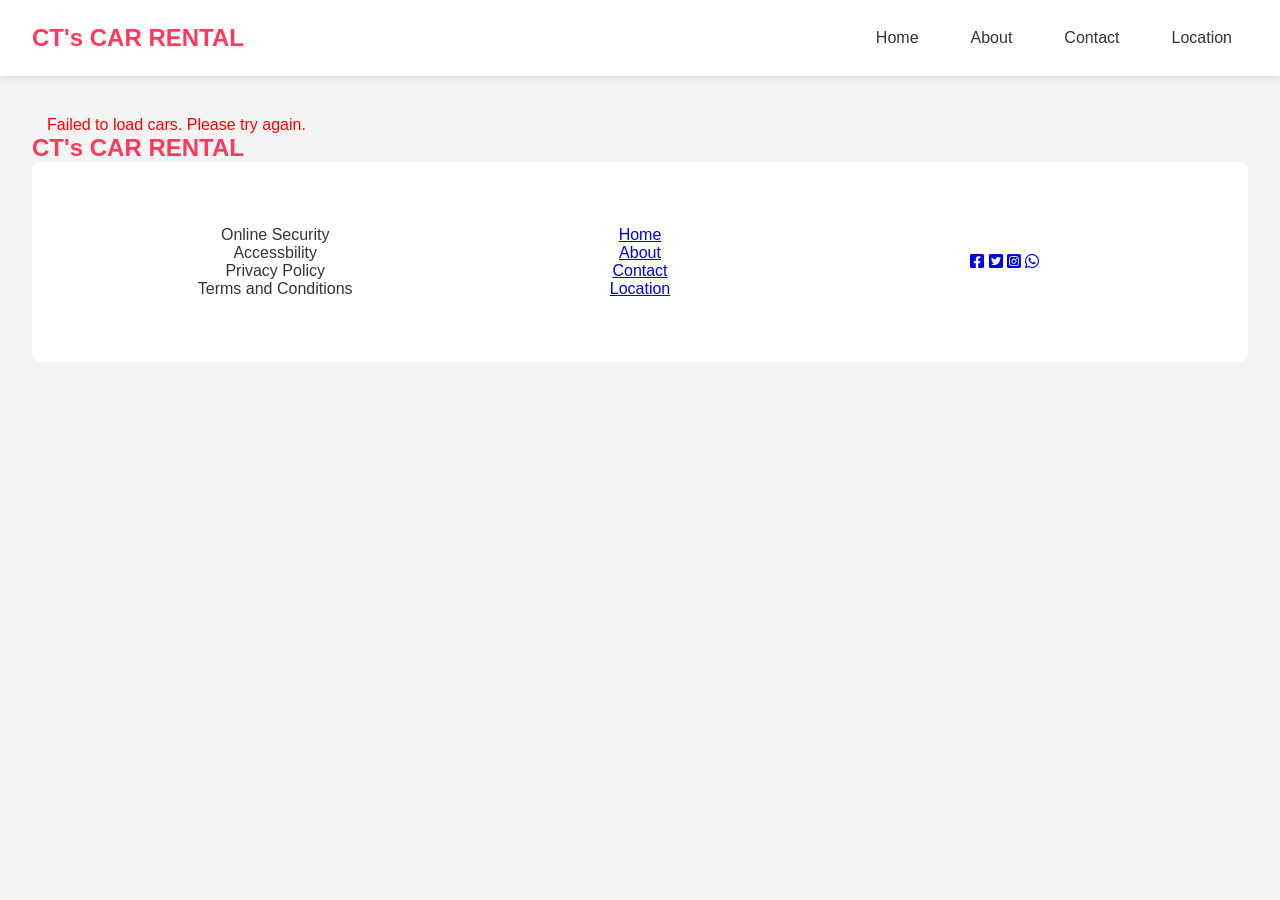
<file: index.html>
<!DOCTYPE html>
<html lang="en">

<head>
    <meta charset="UTF-8" />
    <meta name="viewport" content="width=device-width, initial-scale=1.0" />
    <title>car rental</title>
    <link rel="stylesheet" href="./styles.css" />
    <link rel="stylesheet" href="https://cdnjs.cloudflare.com/ajax/libs/font-awesome/6.0.0-beta3/css/all.min.css" />
</head>

<body>
    <!-- HEADER -->
    <header class="header">
        <div class="logo"> CT's CAR RENTAL </div>

        <div class="search-bar"></div>

        <button class="menu-toggle" id="menu-toggle">☰</button>

        <nav class="top-nav" id="navbar">
            <a href="#">Home</a>
            <a href="about.html">About</a>
            <a href="contact.html">Contact</a>
            <a href="location.html">Location</a>
        </nav>
    </header>

    <!-- MAIN CONTENT -->
    <main>
        <section class="car-listings" id="carContainer">
            <!-- Cars will be loaded here dynamically -->
            <p id="loading-msg" style="text-align:center; padding: 20px;">Loading cars...</p>
        </section>

        <div class="foot-title">
            <div class="logo"> CT's CAR RENTAL </div>
        </div>
        <div class="footer">
            <div class="one">
                <p>Online Security</p>
                <p>Accessbility</p>
                <p>Privacy Policy</p>
                <p>Terms and Conditions</p>
            </div>
            <div class="two">
                <a href="#">Home</a>
                <a href="about.html">About</a>
                <a href="contact.html">Contact</a>
                <a href="location.html">Location</a>
            </div>
            <div class="three">
                <div class="social-media">
                    <a href="https://www.facebook.com" target="_blank"><i class="fab fa-facebook-square"></i></a>
                    <a href="https://twitter.com" target="_blank"><i class="fab fa-twitter-square"></i></a>
                    <a href="https://www.instagram.com" target="_blank"><i class="fab fa-instagram-square"></i></a>
                    <a href="https://www.linkedin.com" target="_blank"><i class="fab fa-whatsapp"></i></a>
                </div>
            </div>
        </div>
    </main>

    <script>
        // Toggle navbar on mobile
        const menuToggle = document.getElementById("menu-toggle");
        const navbar = document.getElementById("navbar");
        menuToggle.addEventListener("click", function () {
            navbar.classList.toggle("active");
        });

        // Fetch cars from backend and render cards
        const container = document.getElementById("carContainer");

        fetch("./backend/get_cars.php")
            .then(res => res.json())
            .then(cars => {
                // Remove loading message
                document.getElementById("loading-msg").remove();

                if (cars.length === 0) {
                    container.innerHTML = "<p style='text-align:center'>No cars available at the moment.</p>";
                    return;
                }

                cars.forEach(car => {
                    const card = `
                        <div class="car-card">
                            <a href="billing.html?id=${car.id}">
                                <img src="${car.image_url}" alt="${car.name}">
                                <h3>${car.name}</h3>
                                <p class="location"><i class="fas fa-map-marker-alt"></i> ${car.location}</p>
                                <p class="price"><i class="fas fa-dollar-sign"></i> ${car.price_per_day} ZMW / Day</p>
                            </a>
                        </div>
                    `;
                    container.innerHTML += card;
                });
            })
            .catch(err => {
                container.innerHTML = "<p style='text-align:center; color:red;'>Failed to load cars. Please try again.</p>";
                console.error("Error fetching cars:", err);
            });
    </script>

</body>
</html>
</file>
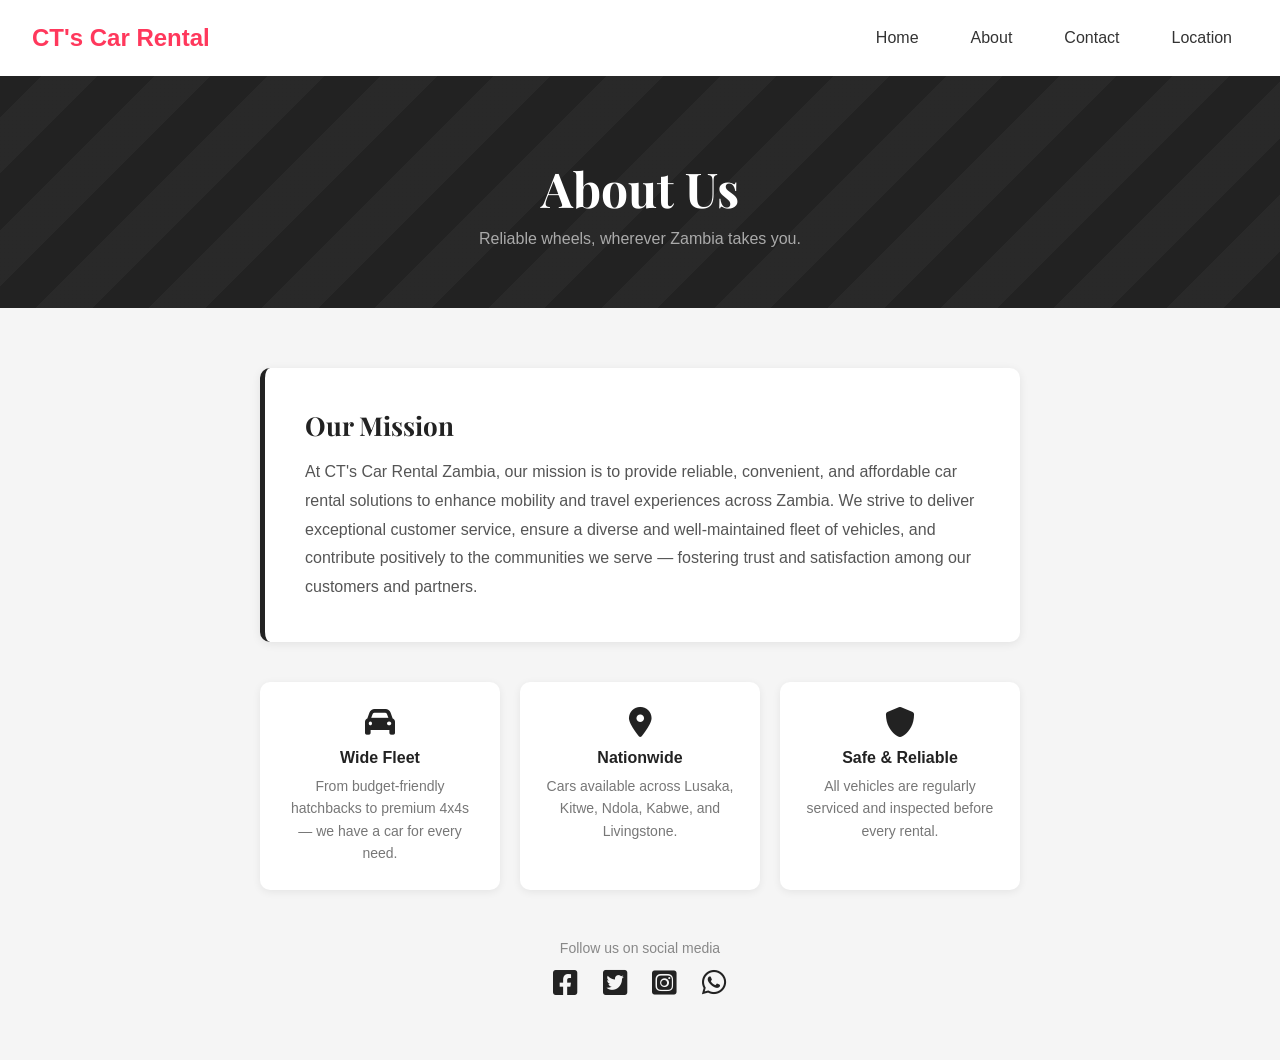
<file: about.html>
<!DOCTYPE html>
<html lang="en">
<head>
    <meta charset="UTF-8" />
    <meta name="viewport" content="width=device-width, initial-scale=1.0" />
    <title>About Us - CT's Car Rental</title>
    <link rel="stylesheet" href="styles.css" />
    <link rel="stylesheet" href="https://cdnjs.cloudflare.com/ajax/libs/font-awesome/6.0.0-beta3/css/all.min.css" />
    <link href="https://fonts.googleapis.com/css2?family=Playfair+Display:wght@700&family=Lato:wght@300;400&display=swap" rel="stylesheet" />

    <style>
        /* ---- ABOUT PAGE STYLES ---- */

        body {
            margin: 0;
            font-family: 'Lato', sans-serif;
            background: #f5f5f5;
            color: #222;
        }

        /* HERO BANNER */
        .about-hero {
            background: #222;
            color: #fff;
            text-align: center;
            padding: 80px 20px 60px;
            position: relative;
            overflow: hidden;
        }

        /* Subtle diagonal stripe for texture */
        .about-hero::before {
            content: "";
            position: absolute;
            top: 0; left: 0; right: 0; bottom: 0;
            background: repeating-linear-gradient(
                -45deg,
                transparent,
                transparent 40px,
                rgba(255,255,255,0.03) 40px,
                rgba(255,255,255,0.03) 80px
            );
        }

        .about-hero h1 {
            font-family: 'Playfair Display', serif;
            font-size: 48px;
            margin: 0 0 10px;
            position: relative;
        }

        .about-hero p {
            font-size: 16px;
            color: #aaa;
            margin: 0;
            font-weight: 300;
            position: relative;
        }

        /* CONTENT SECTION */
        .about-content {
            max-width: 800px;
            margin: 60px auto;
            padding: 0 20px;
        }

        /* MISSION CARD */
        .mission-card {
            background: #fff;
            border-radius: 10px;
            padding: 40px;
            box-shadow: 0 2px 10px rgba(0,0,0,0.08);
            margin-bottom: 40px;
            border-left: 5px solid #222;
        }

        .mission-card h2 {
            font-family: 'Playfair Display', serif;
            font-size: 26px;
            margin: 0 0 15px;
        }

        .mission-card p {
            font-size: 16px;
            line-height: 1.8;
            color: #555;
            margin: 0;
        }

        /* WHY CHOOSE US */
        .why-us {
            display: grid;
            grid-template-columns: repeat(auto-fit, minmax(220px, 1fr));
            gap: 20px;
            margin-bottom: 50px;
        }

        .why-card {
            background: #fff;
            border-radius: 10px;
            padding: 25px;
            box-shadow: 0 2px 8px rgba(0,0,0,0.07);
            text-align: center;
        }

        .why-card i {
            font-size: 30px;
            color: #222;
            margin-bottom: 12px;
        }

        .why-card h4 {
            margin: 0 0 8px;
            font-size: 16px;
        }

        .why-card p {
            margin: 0;
            font-size: 14px;
            color: #777;
            line-height: 1.6;
        }

        /* SOCIAL MEDIA */
        .about-social {
            text-align: center;
            margin-bottom: 60px;
        }

        .about-social p {
            font-size: 14px;
            color: #888;
            margin-bottom: 12px;
        }

        .about-social a {
            font-size: 28px;
            color: #222;
            margin: 0 10px;
            transition: color 0.2s;
        }

        .about-social a:hover {
            color: #555;
        }
    </style>
</head>

<body>

    <!-- HEADER -->
    <header class="header">
        <div class="logo">CT's Car Rental</div>
        <div class="search-bar"></div>
        <button class="menu-toggle" id="menu-toggle">☰</button>
        <nav class="top-nav" id="navbar">
            <a href="index.html">Home</a>
            <a href="about.html">About</a>
            <a href="contact.html">Contact</a>
            <a href="location.html">Location</a>
        </nav>
    </header>

    <!-- HERO -->
    <div class="about-hero">
        <h1>About Us</h1>
        <p>Reliable wheels, wherever Zambia takes you.</p>
    </div>

    <!-- MAIN CONTENT -->
    <main class="about-content">

        <!-- MISSION -->
        <div class="mission-card">
            <h2>Our Mission</h2>
            <p>
                At CT's Car Rental Zambia, our mission is to provide reliable, convenient, and affordable 
                car rental solutions to enhance mobility and travel experiences across Zambia. We strive 
                to deliver exceptional customer service, ensure a diverse and well-maintained fleet of 
                vehicles, and contribute positively to the communities we serve — fostering trust and 
                satisfaction among our customers and partners.
            </p>
        </div>

        <!-- WHY CHOOSE US -->
        <div class="why-us">
            <div class="why-card">
                <i class="fas fa-car"></i>
                <h4>Wide Fleet</h4>
                <p>From budget-friendly hatchbacks to premium 4x4s — we have a car for every need.</p>
            </div>
            <div class="why-card">
                <i class="fas fa-map-marker-alt"></i>
                <h4>Nationwide</h4>
                <p>Cars available across Lusaka, Kitwe, Ndola, Kabwe, and Livingstone.</p>
            </div>
            <div class="why-card">
                <i class="fas fa-shield-alt"></i>
                <h4>Safe & Reliable</h4>
                <p>All vehicles are regularly serviced and inspected before every rental.</p>
            </div>
        </div>

        <!-- SOCIAL -->
        <div class="about-social">
            <p>Follow us on social media</p>
            <a href="https://www.facebook.com" target="_blank"><i class="fab fa-facebook-square"></i></a>
            <a href="https://twitter.com" target="_blank"><i class="fab fa-twitter-square"></i></a>
            <a href="https://www.instagram.com" target="_blank"><i class="fab fa-instagram-square"></i></a>
            <a href="https://wa.me/260978143624" target="_blank"><i class="fab fa-whatsapp"></i></a>
        </div>

    </main>

    <script>
        const menuToggle = document.getElementById("menu-toggle");
        const navbar = document.getElementById("navbar");
        menuToggle.addEventListener("click", function () {
            navbar.classList.toggle("active");
        });
    </script>

</body>
</html>
</file>
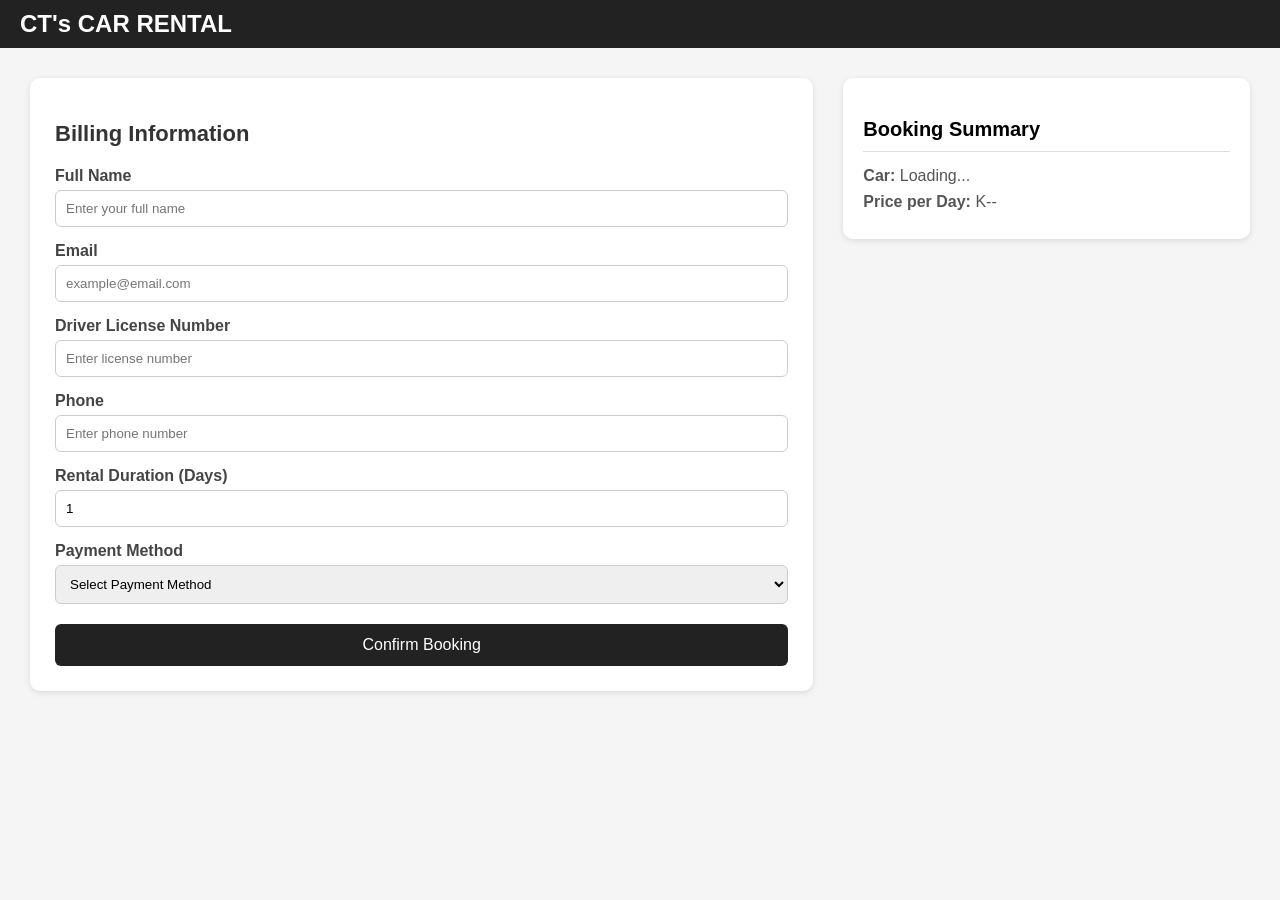
<file: billing.html>
<!doctype html>
<html lang="en">
  <head>
    <meta charset="UTF-8" />
    <meta name="viewport" content="width=device-width, initial-scale=1.0" />
    <title>Car Rental - Billing</title>
    <style>
      body {
        margin: 0;
        font-family: Arial, sans-serif;
        background: #f5f5f5;
      }

      .navbar {
        display: flex;
        align-items: center;
        justify-content: space-between;
        padding: 10px 20px;
        background: #222;
        color: #fff;
      }

      .navbar .logo h2 {
        margin: 0;
        color: #fff;
      }

      .container {
        display: flex;
        justify-content: space-between;
        padding: 30px;
        gap: 30px;
      }

      .billing-form {
        flex: 2;
        background: #fff;
        padding: 25px;
        border-radius: 10px;
        box-shadow: 0 2px 6px rgba(0, 0, 0, 0.1);
      }

      .billing-form h2 {
        margin-bottom: 20px;
        font-size: 22px;
        color: #333;
      }

      .billing-form label {
        display: block;
        margin-top: 15px;
        font-weight: bold;
        color: #444;
      }

      .billing-form input,
      .billing-form select {
        width: 100%;
        padding: 10px;
        margin-top: 5px;
        border-radius: 6px;
        border: 1px solid #ccc;
        box-sizing: border-box;
      }

      .billing-form button {
        margin-top: 20px;
        width: 100%;
        padding: 12px;
        border: none;
        background: #222;
        color: #fff;
        font-size: 16px;
        border-radius: 6px;
        cursor: pointer;
      }

      .billing-form button:hover {
        background: #444;
      }

      .summary {
        flex: 1;
        background: #fff;
        padding: 20px;
        border-radius: 10px;
        box-shadow: 0 2px 6px rgba(0, 0, 0, 0.1);
        height: fit-content;
      }

      .summary h3 {
        margin-bottom: 15px;
        font-size: 20px;
        border-bottom: 1px solid #ddd;
        padding-bottom: 10px;
      }

      .summary p {
        margin: 8px 0;
        color: #555;
      }

      @media (max-width: 900px) {
        .container {
          flex-direction: column;
        }
      }
    </style>
  </head>
  <body>
    <div class="navbar">
      <div class="logo"><h2>CT's CAR RENTAL</h2></div>
    </div>

    <div class="container">
      <div class="billing-form">
        <h2>Billing Information</h2>

        <label for="name">Full Name</label>
        <input
          type="text"
          id="name"
          required
          placeholder="Enter your full name"
        />

        <label for="email">Email</label>
        <input
          type="email"
          id="email"
          required
          placeholder="example@email.com"
        />

        <label for="license_number">Driver License Number</label>
        <input
          type="text"
          id="license_number"
          required
          placeholder="Enter license number"
        />

        <label for="phone">Phone</label>
        <input
          type="tel"
          id="phone"
          required
          placeholder="Enter phone number"
        />

        <label for="rental_duration_days">Rental Duration (Days)</label>
        <input
          type="number"
          id="rental_duration_days"
          required
          min="1"
          value="1"
        />

        <label for="payment">Payment Method</label>
        <select id="payment" required>
          <option value="">Select Payment Method</option>
          <option value="MTN">MTN</option>
          <option value="Airtel">Airtel</option>
          <option value="Zamtel">Zamtel</option>
        </select>

        <button type="button" id="submitBtn">Confirm Booking</button>
      </div>

      <!-- SUMMARY CARD -->
      <div class="summary">
        <h3>Booking Summary</h3>
        <p><strong>Car:</strong> <span id="summary-car">Loading...</span></p>
        <p>
          <strong>Price per Day:</strong> K<span id="summary-price">--</span>
        </p>
      </div>
    </div>

    <script>
      // Get the car ID from the URL e.g billing.html?id=2
      const params = new URLSearchParams(window.location.search);
      const carId = params.get("id");

      let carName = "";
      let pricePerDay = 0;

      // Fetch cars and find the one matching our ID
      fetch("./backend/get_cars.php")
        .then((res) => res.json())
        .then((cars) => {
          const car = cars.find((c) => c.id == carId);

          if (car) {
            carName = car.name;
            pricePerDay = car.price_per_day;

            document.getElementById("summary-car").textContent = car.name;
            document.getElementById("summary-price").textContent =
              car.price_per_day;
          }
        });

      // When button is clicked, collect fields and log to console
      document
        .getElementById("submitBtn")
        .addEventListener("click", function () {
          const car_id = carId;
          const car_name = carName;
          const customer_name = document.getElementById("name").value;
          const customer_email = document.getElementById("email").value;
          const license_number =
            document.getElementById("license_number").value;
          const phone = document.getElementById("phone").value;
          const rental_duration_days = document.getElementById(
            "rental_duration_days",
          ).value;
          const payment_method = document.getElementById("payment").value;

          if (
            (!car_id,
            !customer_name,
            !customer_email,
            !license_number,
            !phone,
            !rental_duration_days,
            !payment_method)
          ) {
            alert("Please fill in all fields!");
          }

          // Send the data to submit_booking.php
          const formData = new FormData();
          formData.append("car_id", carId);
          formData.append("customer_name", customer_name);
          formData.append("customer_email", customer_email);
          formData.append("license_number", license_number);
          formData.append("phone", phone);
          formData.append("rental_duration_days", rental_duration_days);
          formData.append("payment_method", payment_method);
          formData.append("total_price", pricePerDay * rental_duration_days);

          fetch("./backend/submit_booking.php", {
            method: "POST",
            body: formData,
          })
            .then((res) => res.json())
            .then((response) => {
              alert(response.message);
              if (response.status === "success")
                window.location.href = "index.html";
            });
        });
    </script>
  </body>
</html>
</file>
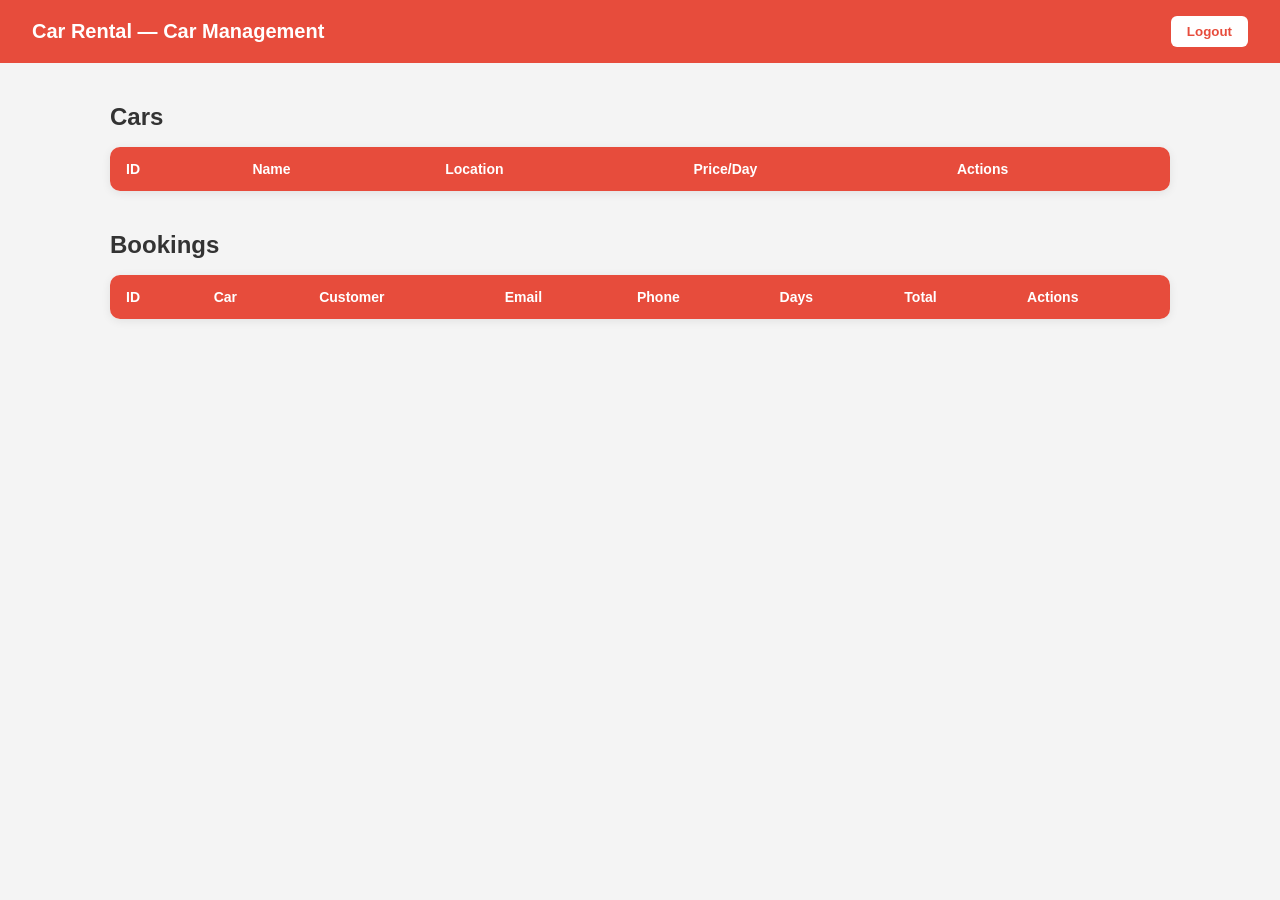
<file: carmanagement.html>
<!DOCTYPE html>
<html lang="en">
<head>
    <meta charset="UTF-8">
    <meta name="viewport" content="width=device-width, initial-scale=1.0">
    <title>Car Management | Car Rental</title>
    <link rel="stylesheet" href="styles.css">
    <style>
        * { box-sizing: border-box; margin: 0; padding: 0; }

        body {
            font-family: Arial, sans-serif;
            background: #f4f4f4;
        }

        .top-bar {
            background: #e74c3c;
            color: white;
            padding: 16px 32px;
            display: flex;
            justify-content: space-between;
            align-items: center;
        }
        .top-bar h1 { font-size: 20px; }
        .top-bar button {
            background: white;
            color: #e74c3c;
            border: none;
            padding: 8px 16px;
            border-radius: 6px;
            cursor: pointer;
            font-weight: bold;
        }

        .container {
            max-width: 1100px;
            margin: 40px auto;
            padding: 0 20px;
        }

        .section-header {
            margin-bottom: 16px;
        }
        .section-header h2 { color: #333; }

        table {
            width: 100%;
            border-collapse: collapse;
            background: white;
            border-radius: 10px;
            overflow: hidden;
            box-shadow: 0 2px 10px rgba(0,0,0,0.08);
            margin-bottom: 40px;
        }
        thead { background: #e74c3c; color: white; }
        th, td {
            padding: 14px 16px;
            text-align: left;
            font-size: 14px;
        }
        tbody tr:nth-child(even) { background: #fafafa; }
        tbody tr:hover { background: #fff0f0; }

        .btn-edit {
            background: #3498db;
            color: white;
            border: none;
            padding: 6px 12px;
            border-radius: 6px;
            cursor: pointer;
            margin-right: 4px;
        }
        .btn-delete {
            background: #e74c3c;
            color: white;
            border: none;
            padding: 6px 12px;
            border-radius: 6px;
            cursor: pointer;
        }
    </style>
</head>
<body>

<div class="top-bar">
    <h1>Car Rental — Car Management</h1>
    <button id="logoutBtn">Logout</button>
</div>

<div class="container">

    <!-- Cars Section -->
    <div class="section-header">
        <h2>Cars</h2>
    </div>
    <table>
        <thead>
            <tr>
                <th>ID</th>
                <th>Name</th>
                <th>Location</th>
                <th>Price/Day</th>
                <th>Actions</th>
            </tr>
        </thead>
        <tbody id="carsBody"></tbody>
    </table>

    <!-- Bookings Section -->
    <div class="section-header">
        <h2>Bookings</h2>
    </div>
    <table>
        <thead>
            <tr>
                <th>ID</th>
                <th>Car</th>
                <th>Customer</th>
                <th>Email</th>
                <th>Phone</th>
                <th>Days</th>
                <th>Total</th>
                <th>Actions</th>
            </tr>
        </thead>
        <tbody id="bookingsBody"></tbody>
    </table>

</div>

<script>
    // ── Session Check ──────────────────────────────────────────
    fetch("./backend/check_session.php")
        .then(res => res.json())
        .then(data => {
            if (data.status !== "success") {
                alert("Please login first.");
                window.location.href = "login.html";
            }
        });

    // ── Logout ─────────────────────────────────────────────────
    document.getElementById("logoutBtn").addEventListener("click", function () {
        fetch("./backend/logout.php")
            .then(() => window.location.href = "login.html");
    });

    // ── Load Cars ──────────────────────────────────────────────
    function loadCars() {
        fetch("./backend/get_cars.php")
            .then(res => res.json())
            .then(cars => {
                const tbody = document.getElementById("carsBody");
                tbody.innerHTML = "";
                cars.forEach(car => {
                    tbody.innerHTML += `
                        <tr>
                            <td>${car.id}</td>
                            <td>${car.name}</td>
                            <td>${car.location}</td>
                            <td>ZMW ${car.price_per_day}</td>
                            <td>
                                <button class="btn-edit" onclick="window.location.href='edit_car.html?id=${car.id}'">Edit</button>
                                <button class="btn-delete" onclick="deleteCar(${car.id})">Delete</button>
                            </td>
                        </tr>`;
                });
            });
    }

    // ── Load Bookings ──────────────────────────────────────────
    function loadBookings() {
        fetch("./backend/get_bookings.php")
            .then(res => res.json())
            .then(bookings => {
                const tbody = document.getElementById("bookingsBody");
                tbody.innerHTML = "";
                bookings.forEach(b => {
                    tbody.innerHTML += `
                        <tr>
                            <td>${b.id}</td>
                            <td>${b.car_name}</td>
                            <td>${b.customer_name}</td>
                            <td>${b.customer_email}</td>
                            <td>${b.phone}</td>
                            <td>${b.rental_duration_days}</td>
                            <td>ZMW ${b.total_price}</td>
                            <td>
                                <button class="btn-delete" onclick="deleteBooking(${b.id})">Delete</button>
                            </td>
                        </tr>`;
                });
            });
    }

    // ── Delete Car ─────────────────────────────────────────────
    function deleteCar(id) {
        if (!confirm("Are you sure you want to delete this car?")) return;
        const formData = new FormData();
        formData.append("id", id);
        fetch("./backend/delete_car.php", { method: "POST", body: formData })
            .then(res => res.json())
            .then(response => {
                alert(response.message);
                loadCars();
            });
    }

    // ── Delete Booking ─────────────────────────────────────────
    function deleteBooking(id) {
        if (!confirm("Are you sure you want to delete this booking?")) return;
        const formData = new FormData();
        formData.append("id", id);
        fetch("./backend/delete_booking.php", { method: "POST", body: formData })
            .then(res => res.json())
            .then(response => {
                alert(response.message);
                loadBookings();
            });
    }

    // ── Init ───────────────────────────────────────────────────
    loadCars();
    loadBookings();
</script>

</body>
</html>
</file>
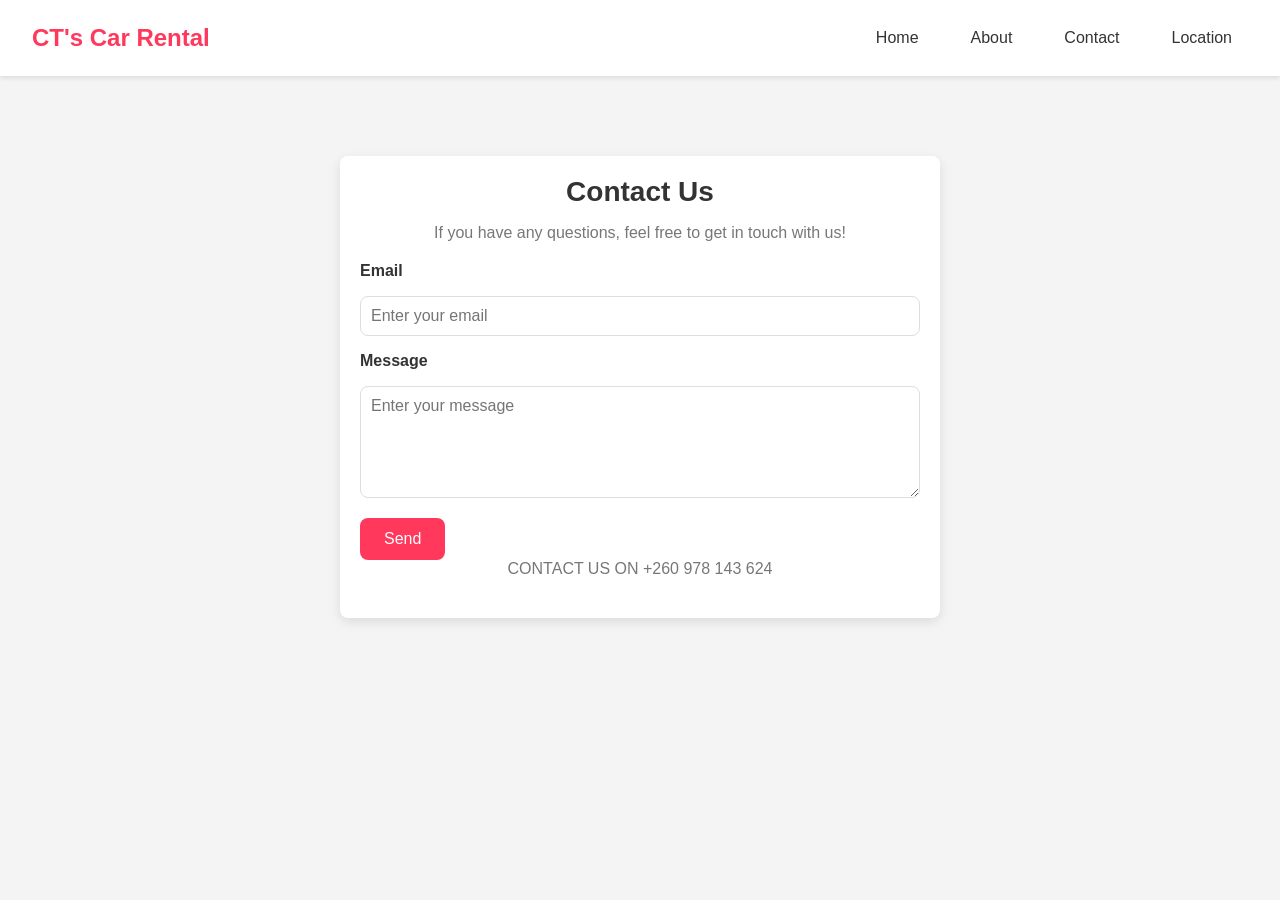
<file: contact.html>
<!doctype html>
<html lang="en">
  <head>
    <meta charset="UTF-8" />
    <meta name="viewport" content="width=device-width, initial-scale=1.0" />
    <title>Contact Us</title>
    <link rel="stylesheet" href="styles.css" />
  </head>

  <body>
    <!-- HEADER -->
    <header class="header">
      <div class="logo">CT's Car Rental</div>

      <!-- SEARCH BAR (centered) -->
      <div class="search-bar"></div>

      <!-- TOGGLE BUTTON -->
      <button class="menu-toggle" id="menu-toggle">☰</button>

      <!-- TOP NAVBAR -->
      <nav class="top-nav" id="navbar">
        <a href="index.html">Home</a>
        <a href="about.html">About</a>
        <a href="contact.html">Contact</a>
        <a href="location.html">Location</a>
      </nav>
    </header>

    <!-- CONTACT FORM SECTION -->
    <main>
      <section class="contact-form">
        <h2>Contact Us</h2>
        <p>If you have any questions, feel free to get in touch with us!</p>

        <form action="#" method="POST" id="contact-form">
          <div class="form-group">
            <label for="email">Email</label>
            <input
              type="email"
              id="email"
              name="email"
              placeholder="Enter your email"
              required
            />
          </div>

          <div class="form-group">
            <label for="message">Message</label>
            <textarea
              id="message"
              name="message"
              rows="5"
              placeholder="Enter your message"
              required
            ></textarea>
          </div>

          <button type="submit" class="send-button">Send</button>
          <p>CONTACT US ON +260 978 143 624</p>
        </form>
      </section>
    </main>

    <script>
      // Toggle navbar visibility on mobile screens
      const menuToggle = document.getElementById("menu-toggle");
      const navbar = document.getElementById("navbar");

      menuToggle.addEventListener("click", function () {
        navbar.classList.toggle("active");
      });

      //   submit button
      document
        .getElementById("contact-form")
        .addEventListener("submit", function (e) {
          e.preventDefault(); // stop the page from reloading

          const email = document.getElementById("email").value;
          const message = document.getElementById("message").value;

          const formData = new FormData();
          formData.append("email", email);
          formData.append("message", message);

          fetch("./backend/contact.php", { method: "POST", body: formData })
            .then((res) => res.json())
            .then((response) => {
              alert(response.message);
              if (response.status === "success")
                document.getElementById("contact-form").reset();
            });
        });
    </script>
  </body>
</html>
</file>
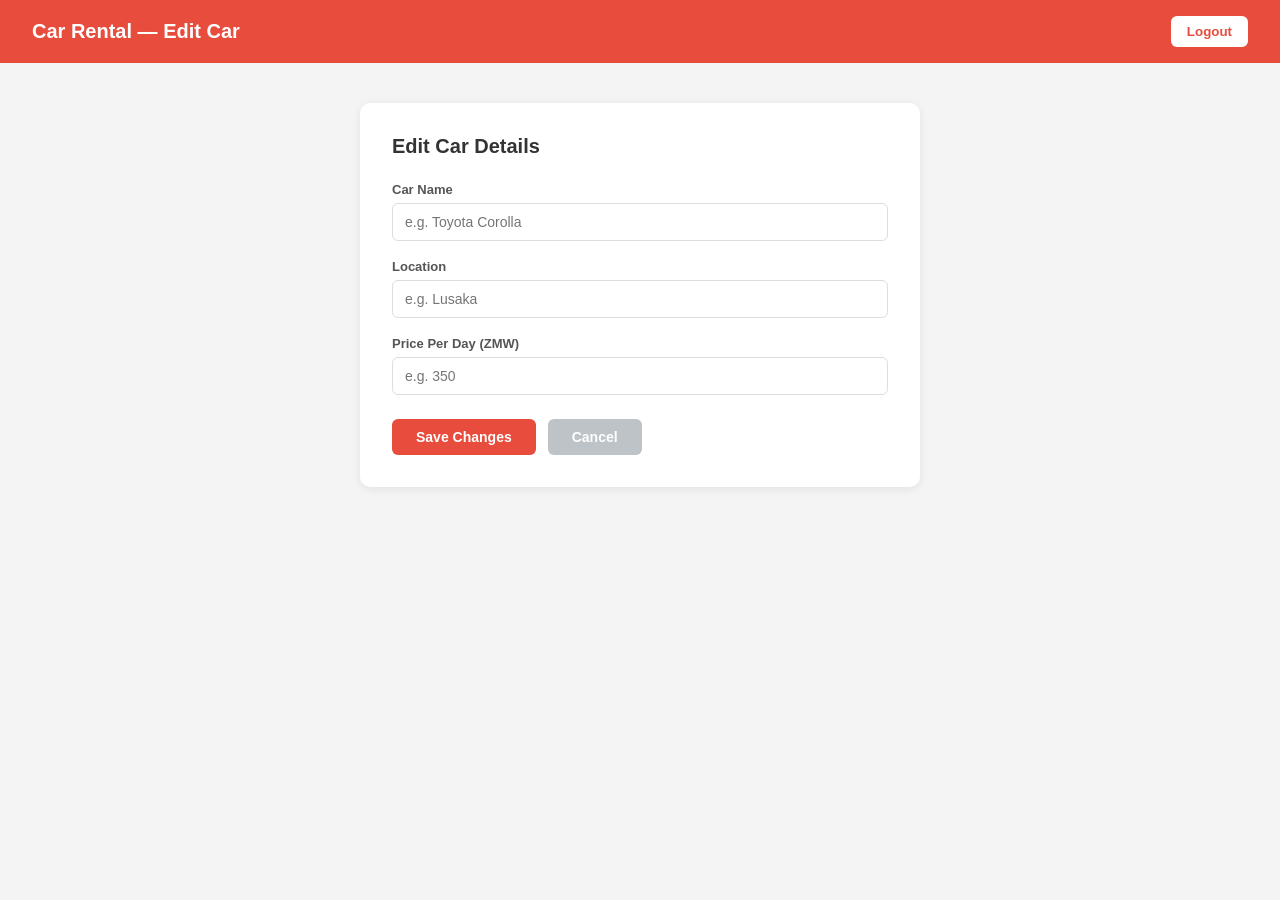
<file: edit_car.html>
<!DOCTYPE html>
<html lang="en">
<head>
    <meta charset="UTF-8">
    <meta name="viewport" content="width=device-width, initial-scale=1.0">
    <title>Edit Car | Car Rental</title>
    <link rel="stylesheet" href="styles.css">
    <style>
        * { box-sizing: border-box; margin: 0; padding: 0; }

        body {
            font-family: Arial, sans-serif;
            background: #f4f4f4;
        }

        .top-bar {
            background: #e74c3c;
            color: white;
            padding: 16px 32px;
            display: flex;
            justify-content: space-between;
            align-items: center;
        }
        .top-bar h1 { font-size: 20px; }
        .top-bar button {
            background: white;
            color: #e74c3c;
            border: none;
            padding: 8px 16px;
            border-radius: 6px;
            cursor: pointer;
            font-weight: bold;
        }

        .container {
            max-width: 600px;
            margin: 40px auto;
            padding: 0 20px;
        }

        .card {
            background: white;
            border-radius: 10px;
            box-shadow: 0 2px 10px rgba(0,0,0,0.08);
            padding: 32px;
        }

        .card h2 {
            color: #333;
            margin-bottom: 24px;
            font-size: 20px;
        }

        .form-group {
            margin-bottom: 18px;
        }

        label {
            display: block;
            font-size: 13px;
            font-weight: bold;
            color: #555;
            margin-bottom: 6px;
        }

        input {
            width: 100%;
            padding: 10px 12px;
            border: 1px solid #ddd;
            border-radius: 6px;
            font-size: 14px;
            outline: none;
            transition: border-color 0.2s;
        }

        input:focus {
            border-color: #e74c3c;
        }

        .btn-row {
            display: flex;
            gap: 12px;
            margin-top: 24px;
        }

        .btn-save {
            background: #e74c3c;
            color: white;
            border: none;
            padding: 10px 24px;
            border-radius: 6px;
            cursor: pointer;
            font-weight: bold;
            font-size: 14px;
        }
        .btn-save:hover { background: #c0392b; }

        .btn-cancel {
            background: #bdc3c7;
            color: white;
            border: none;
            padding: 10px 24px;
            border-radius: 6px;
            cursor: pointer;
            font-weight: bold;
            font-size: 14px;
        }
        .btn-cancel:hover { background: #95a5a6; }

        #message {
            margin-top: 16px;
            font-size: 14px;
            color: green;
            display: none;
        }
    </style>
</head>
<body>

<div class="top-bar">
    <h1>Car Rental — Edit Car</h1>
    <button id="logoutBtn">Logout</button>
</div>

<div class="container">
    <div class="card">
        <h2>Edit Car Details</h2>

        <div class="form-group">
            <label for="carName">Car Name</label>
            <input type="text" id="carName" placeholder="e.g. Toyota Corolla">
        </div>

        <div class="form-group">
            <label for="carLocation">Location</label>
            <input type="text" id="carLocation" placeholder="e.g. Lusaka">
        </div>

        <div class="form-group">
            <label for="carPrice">Price Per Day (ZMW)</label>
            <input type="number" id="carPrice" placeholder="e.g. 350">
        </div>

        <div class="btn-row">
            <button class="btn-save" onclick="saveCar()">Save Changes</button>
            <button class="btn-cancel" onclick="window.location.href='carmanagement.html'">Cancel</button>
        </div>

        <p id="message">Car updated successfully!</p>
    </div>
</div>

<script>
    // ── Session Check ──────────────────────────────────────────
    fetch("./backend/check_session.php")
        .then(res => res.json())
        .then(data => {
            if (data.status !== "success") {
                alert("Please login first.");
                window.location.href = "login.html";
            }
        });

    // ── Logout ─────────────────────────────────────────────────
    document.getElementById("logoutBtn").addEventListener("click", function () {
        fetch("./backend/logout.php")
            .then(() => window.location.href = "login.html");
    });

    // ── Get car ID from URL ────────────────────────────────────
    const params = new URLSearchParams(window.location.search);
    const carId = params.get("id");

    // ── Load Car Data ──────────────────────────────────────────
    fetch(`./backend/get_car.php?id=${carId}`)
        .then(res => res.json())
        .then(car => {
            if (car && car.id) {
                document.getElementById("carName").value = car.name;
                document.getElementById("carLocation").value = car.location;
                document.getElementById("carPrice").value = car.price_per_day;
            } else {
                alert("Car not found.");
                window.location.href = "carmanagement.html";
            }
        });

    // ── Save Car ───────────────────────────────────────────────
    function saveCar() {
        const name = document.getElementById("carName").value.trim();
        const location = document.getElementById("carLocation").value.trim();
        const price = document.getElementById("carPrice").value.trim();

        if (!name || !location || !price) {
            alert("Please fill in all fields.");
            return;
        }

        const formData = new FormData();
        formData.append("id", carId);
        formData.append("name", name);
        formData.append("location", location);
        formData.append("price_per_day", price);

        fetch("./backend/update_car.php", { method: "POST", body: formData })
            .then(res => res.json())
            .then(response => {
                const msg = document.getElementById("message");
                msg.textContent = response.message;
                msg.style.display = "block";
                if (response.status === "success") {
                    setTimeout(() => window.location.href = "carmanagement.html", 1500);
                }
            });
    }
</script>

</body>
</html>
</file>
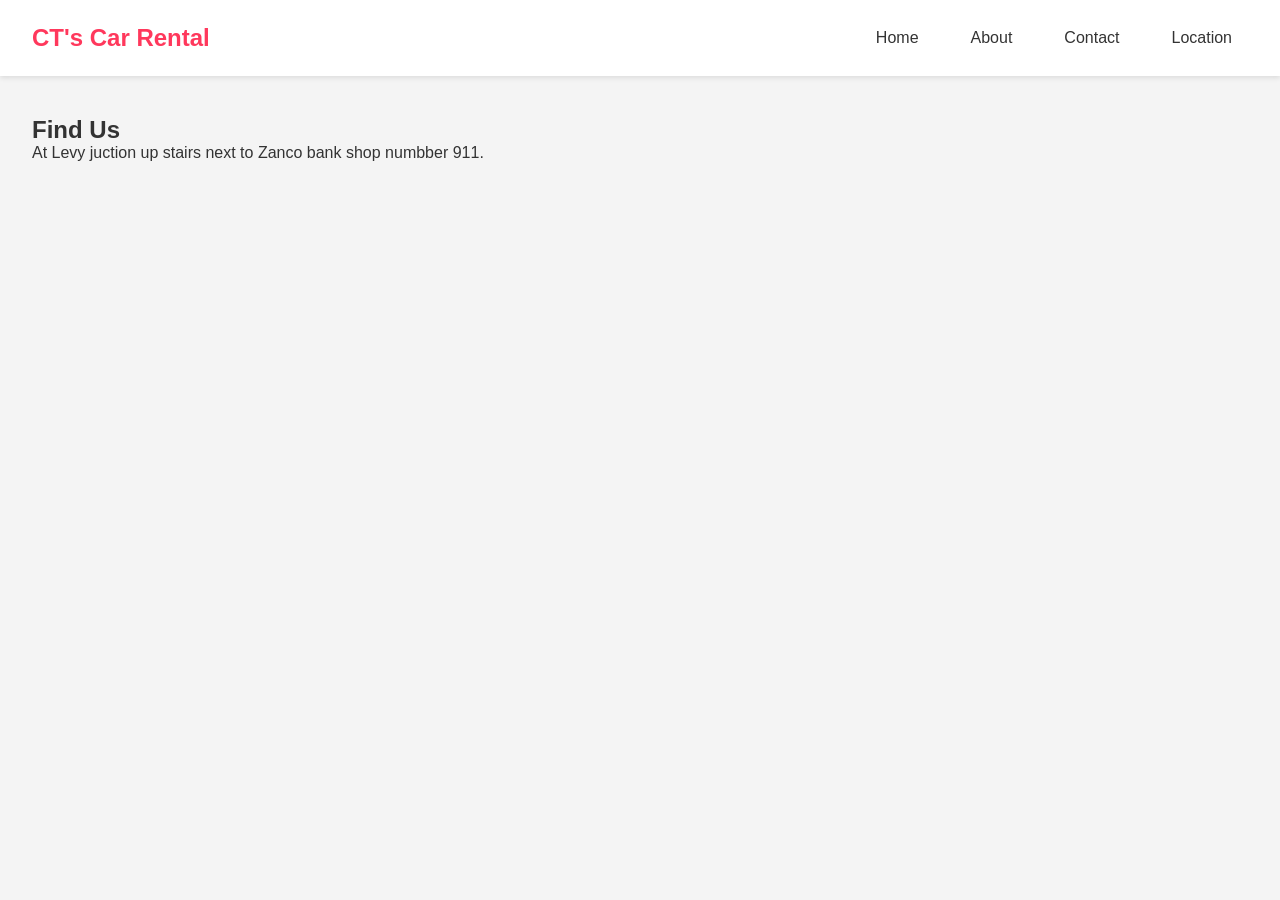
<file: location.html>
<!DOCTYPE html>
<html lang="en">
<head>
    <meta charset="UTF-8" />
    <meta name="viewport" content="width=device-width, initial-scale=1.0" />
    <title>About Us</title>
    <link rel="stylesheet" href="styles.css" />
    <!-- Font Awesome for social media icons -->
    <link rel="stylesheet" href="https://cdnjs.cloudflare.com/ajax/libs/font-awesome/6.0.0-beta3/css/all.min.css" />
</head>

<body>

    <!-- HEADER -->
    <header class="header">
        <div class="logo">CT's Car Rental</div>

        <!-- SEARCH BAR (centered) -->
        <div class="search-bar">
            
        </div>

        <!-- TOGGLE BUTTON -->
        <button class="menu-toggle" id="menu-toggle">☰</button>

        <!-- TOP NAVBAR -->
        <nav class="top-nav" id="navbar">
            <a href="index.html">Home</a>
            <a href="about.html">About</a>
            <a href="contact.html">Contact</a>
            <a href="location.html">Location</a>
        </nav>
    </header>

    <!-- ABOUT SECTION -->
    <main>
        <section class="about">
            <h2>Find Us</h2>
            <p>At Levy juction up stairs next to Zanco bank shop numbber 911.</p>
            <div class="google-map">
                <iframe src="https://search-zambia.com/listing/levy-junction-shopping-mall/"
                        width="600" height="450" frameborder="0" style="border:0;" allowfullscreen=""></iframe>
            </div>

            <!-- Social Media Links -->
        </section>
    </main>

    <script>
        // Toggle navbar visibility on mobile screens
        const menuToggle = document.getElementById("menu-toggle");
        const navbar = document.getElementById("navbar");//AIzaSyCOprUvTTL9-zfbeP6QKmUAIu_r0iUIrFY

        menuToggle.addEventListener("click", function() {
            navbar.classList.toggle("active");
        });
    </script>

</body>
</html>
</file>
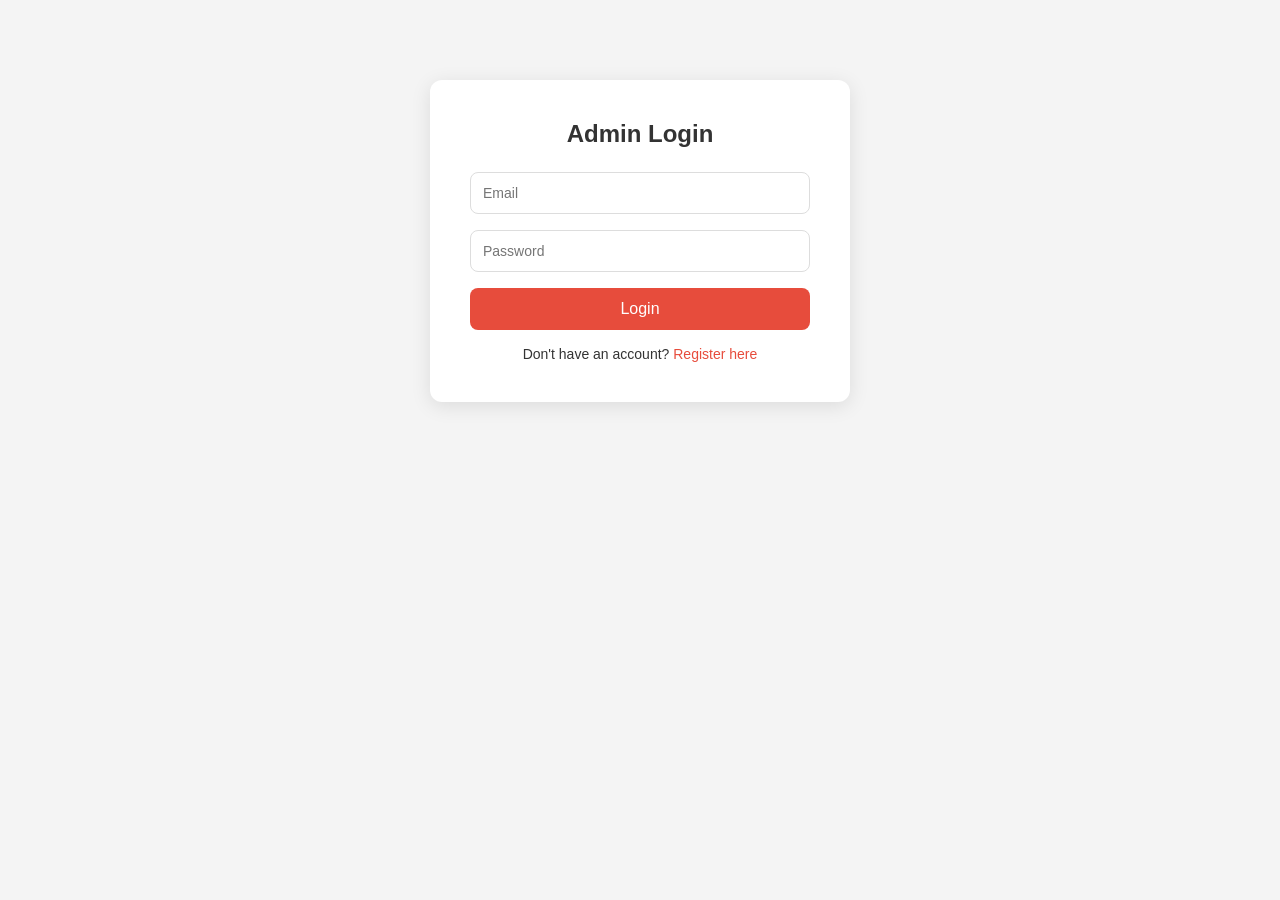
<file: login.html>
<!DOCTYPE html>
<html lang="en">
<head>
    <meta charset="UTF-8">
    <meta name="viewport" content="width=device-width, initial-scale=1.0">
    <title>Login | Car Rental</title>
    <link rel="stylesheet" href="styles.css">
    <style>
        .auth-container {
            max-width: 420px;
            margin: 80px auto;
            background: #fff;
            padding: 40px;
            border-radius: 12px;
            box-shadow: 0 4px 20px rgba(0,0,0,0.1);
        }
        .auth-container h2 {
            text-align: center;
            margin-bottom: 24px;
            color: #333;
        }
        .auth-container input {
            width: 100%;
            padding: 12px;
            margin-bottom: 16px;
            border: 1px solid #ddd;
            border-radius: 8px;
            font-size: 14px;
            box-sizing: border-box;
        }
        .auth-container button {
            width: 100%;
            padding: 12px;
            background: #e74c3c;
            color: white;
            border: none;
            border-radius: 8px;
            font-size: 16px;
            cursor: pointer;
        }
        .auth-container button:hover {
            background: #c0392b;
        }
        .auth-container p {
            text-align: center;
            margin-top: 16px;
            font-size: 14px;
        }
        .auth-container a {
            color: #e74c3c;
            text-decoration: none;
        }
    </style>
</head>
<body>

<div class="auth-container">
    <h2>Admin Login</h2>
    <input type="email"    id="email"    placeholder="Email">
    <input type="password" id="password" placeholder="Password">
    <button id="loginBtn">Login</button>
    <p>Don't have an account? <a href="register.html">Register here</a></p>
</div>

<script>
    document.getElementById("loginBtn").addEventListener("click", function () {
        const email    = document.getElementById("email").value;
        const password = document.getElementById("password").value;

        if (!email || !password) {
            alert("Please fill in all fields!");
            return;
        }

        const formData = new FormData();
        formData.append("email", email);
        formData.append("password", password);

        fetch("./backend/login.php", { method: "POST", body: formData })
            .then(res => res.json())
            .then(response => {
                alert(response.message);
                if (response.status === "success")
                    window.location.href = "carmanagement.html";
            });
    });
</script>

</body>
</html>
</file>
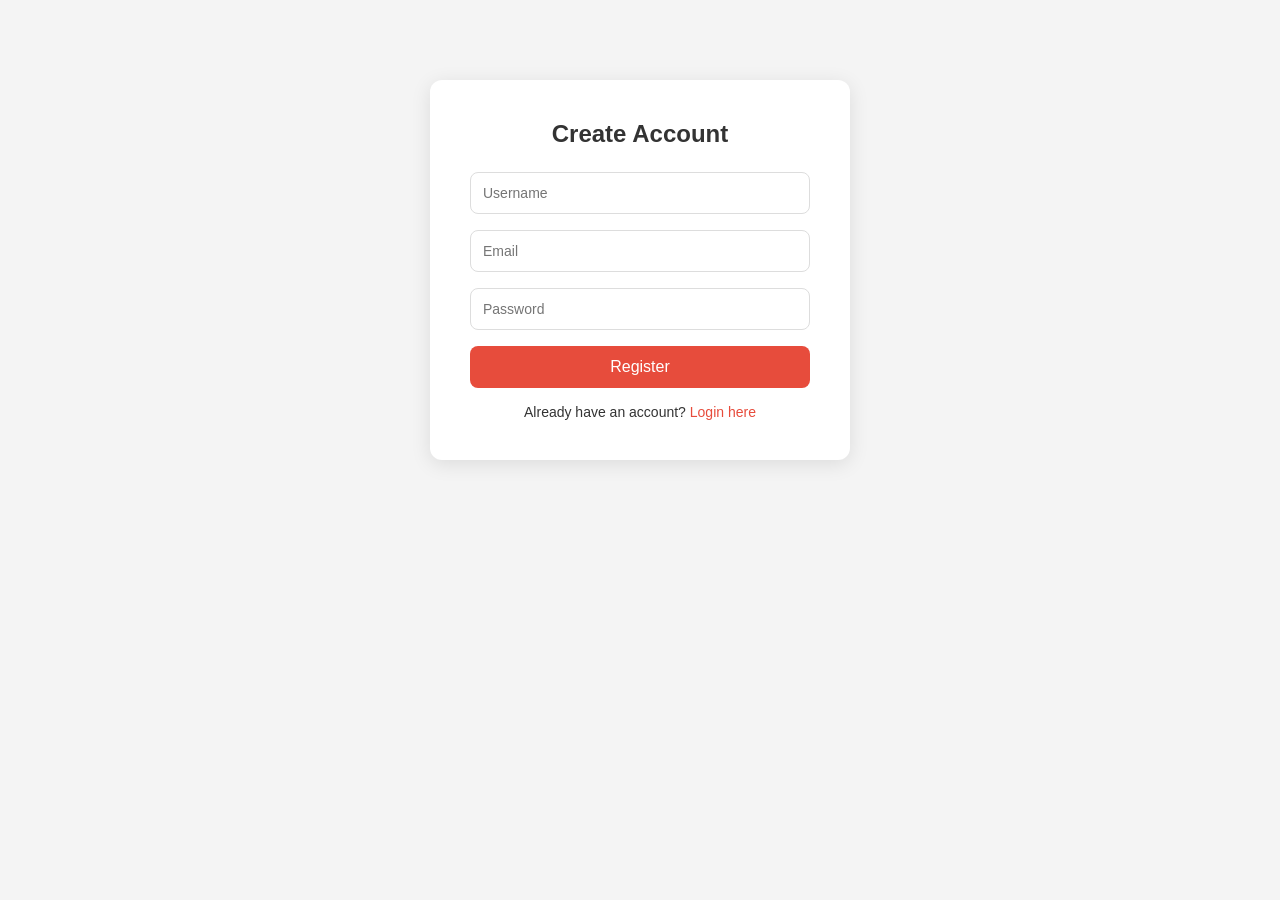
<file: register.html>
<!DOCTYPE html>
<html lang="en">
<head>
    <meta charset="UTF-8">
    <meta name="viewport" content="width=device-width, initial-scale=1.0">
    <title>Register | Car Rental</title>
    <link rel="stylesheet" href="styles.css">
    <style>
        .auth-container {
            max-width: 420px;
            margin: 80px auto;
            background: #fff;
            padding: 40px;
            border-radius: 12px;
            box-shadow: 0 4px 20px rgba(0,0,0,0.1);
        }
        .auth-container h2 {
            text-align: center;
            margin-bottom: 24px;
            color: #333;
        }
        .auth-container input {
            width: 100%;
            padding: 12px;
            margin-bottom: 16px;
            border: 1px solid #ddd;
            border-radius: 8px;
            font-size: 14px;
            box-sizing: border-box;
        }
        .auth-container button {
            width: 100%;
            padding: 12px;
            background: #e74c3c;
            color: white;
            border: none;
            border-radius: 8px;
            font-size: 16px;
            cursor: pointer;
        }
        .auth-container button:hover {
            background: #c0392b;
        }
        .auth-container p {
            text-align: center;
            margin-top: 16px;
            font-size: 14px;
        }
        .auth-container a {
            color: #e74c3c;
            text-decoration: none;
        }
    </style>
</head>
<body>

<div class="auth-container">
    <h2>Create Account</h2>
    <input type="text"     id="username" placeholder="Username">
    <input type="email"    id="email"    placeholder="Email">
    <input type="password" id="password" placeholder="Password">
    <button id="registerBtn">Register</button>
    <p>Already have an account? <a href="login.html">Login here</a></p>
</div>

<script>
    document.getElementById("registerBtn").addEventListener("click", function () {
        const username = document.getElementById("username").value;
        const email    = document.getElementById("email").value;
        const password = document.getElementById("password").value;

        if (!username || !email || !password) {
            alert("Please fill in all fields!");
            return;
        }

        const formData = new FormData();
        formData.append("username", username);
        formData.append("email", email);
        formData.append("password", password);

        fetch("./backend/register.php", { method: "POST", body: formData })
            .then(res => res.json())
            .then(response => {
                alert(response.message);
                if (response.status === "success")
                    window.location.href = "login.html";
            });
    });
</script>

</body>
</html>
</file>
<file: styles.css>
/* Global Styles */
* {
  margin: 0;
  padding: 0;
  box-sizing: border-box;
  font-family: "Arial", sans-serif;
}

body {
  background-color: #f4f4f4;
  color: #333;
}

/* HEADER */
.header {
  display: flex;
  justify-content: space-between;
  align-items: center;
  padding: 16px 32px;
  background-color: #fff;
  box-shadow: 0 2px 5px rgba(0, 0, 0, 0.1);
}

/* Logo */
.logo {
  font-size: 24px;
  font-weight: bold;
  color: #ff385c;
}

/* Search Bar */
.search-bar input {
  padding: 10px;
  width: 50%;
  border-radius: 25px;
  border: 1px solid #ddd;
  font-size: 16px;
  transition: border-color 0.3s;
}

.search-bar input:focus {
  outline: none;
  border-color: #ff385c;
}

/* Navbar */
.top-nav {
  display: flex;
  gap: 20px;
}

.top-nav a {
  text-decoration: none;
  color: #333;
  font-weight: 500;
  padding: 8px 16px;
  transition: color 0.3s;
}

.top-nav a:hover {
  color: #ff385c;
}

/* Toggle Button for Mobile */
.menu-toggle {
  display: none;
  background: none;
  border: none;
  font-size: 30px;
  cursor: pointer;
}

/* MAIN CONTENT */
main {
  padding: 40px 32px;
}

.car-listings {
  display: grid;
  grid-template-columns: repeat(4, 1fr);
  gap: 20px;
}

/* car Cards */
.car-card {
  background-color: #fff;
  border-radius: 12px;
  overflow: hidden;
  box-shadow: 0 4px 12px rgba(0, 0, 0, 0.1);
  text-align: center;
  padding: 16px;
  transition:
    transform 0.3s,
    box-shadow 0.3s;
}

.car-card img {
  width: 100%;
  border-radius: 8px;
  height: 180px;
  object-fit: cover;
  margin-bottom: 16px;
}

.car-card h3 {
  font-size: 20px;
  margin-bottom: 8px;
  font-weight: 600;
}

.car-card .location {
  color: #777;
  font-size: 14px;
  margin-bottom: 8px;
}

.car-card .description {
  font-size: 14px;
  color: #555;
}

/* Hover effect on cards */
.car-card:hover {
  transform: translateY(-5px);
  box-shadow: 0 8px 16px rgba(0, 0, 0, 0.15);
}

/* Navbar active state (for toggle) */
.top-nav.active {
  display: block;
}

.top-nav a {
  display: block;
  margin: 5px 0;
}

/* Responsive Design */

@media (max-width: 1200px) {
  .car-listings {
    grid-template-columns: repeat(3, 1fr);
  }
}
@media (max-width: 900px) {
  .car-listings {
    grid-template-columns: repeat(2, 1fr);
  }
}
@media (max-width: 768px) {
  .search-bar input {
    width: 70%;
  }

  .car-card {
    padding: 12px;
  }

  .car-card img {
    height: 160px;
  }

  .menu-toggle {
    display: block;
  }

  .top-nav {
    display: none;
    position: absolute;
    top: 60px;
    left: 0;
    right: 0;
    background-color: #fff;
    padding: 20px;
    box-shadow: 0 4px 12px rgba(0, 0, 0, 0.1);
  }
}

@media (max-width: 500px) {
  .car-listings {
    grid-template-columns: 1fr;
  }
}

@media (max-width: 480px) {
  .search-bar input {
    width: 80%;
  }

  .car-listings {
    grid-template-columns: 1fr;
  }
}

/* Global Styles */
* {
  margin: 0;
  padding: 0;
  box-sizing: border-box;
  font-family: "Arial", sans-serif;
}

body {
  background-color: #f4f4f4;
  color: #333;
}

/* HEADER */
.header {
  display: flex;
  justify-content: space-between;
  align-items: center;
  padding: 16px 32px;
  background-color: #fff;
  box-shadow: 0 2px 5px rgba(0, 0, 0, 0.1);
}

/* Logo */
.logo {
  font-size: 24px;
  font-weight: bold;
  color: #ff385c;
}

/* Search Bar */
.search-bar input {
  padding: 10px;
  width: 100%;
  border-radius: 2px;
  border: 1px solid #ddd;
  font-size: 16px;
  transition: border-color 0.3s;
}

.search-bar input:focus {
  outline: none;
  border-color: #ff385c;
}

/* Navbar */
.top-nav {
  display: flex;
  gap: 20px;
}

.top-nav a {
  text-decoration: none;
  color: #333;
  font-weight: 500;
  padding: 8px 16px;
  transition: color 0.3s;
}

.top-nav a:hover {
  color: #ff385c;
}

/* Toggle Button for Mobile */
.menu-toggle {
  display: none;
  background: none;
  border: none;
  font-size: 30px;
  cursor: pointer;
}

/* CONTACT FORM */
.contact-form {
  max-width: 600px;
  margin: 40px auto;
  padding: 20px;
  background-color: #fff;
  border-radius: 8px;
  box-shadow: 0 4px 12px rgba(0, 0, 0, 0.1);
}

.contact-form h2 {
  font-size: 28px;
  margin-bottom: 16px;
  text-align: center;
}

.contact-form p {
  font-size: 16px;
  color: #777;
  margin-bottom: 20px;
  text-align: center;
}

.contact-form .form-group {
  margin-bottom: 16px;
}

.contact-form label {
  font-size: 16px;
  font-weight: 600;
  margin-bottom: 8px;
  display: block;
}

.contact-form input,
.contact-form textarea {
  width: 100%;
  padding: 10px;
  font-size: 16px;
  border-radius: 8px;
  border: 1px solid #ddd;
  margin-top: 8px;
}

.contact-form textarea {
  resize: vertical;
}

.contact-form .send-button {
  background-color: #ff385c;
  color: #fff;
  border: none;
  padding: 12px 24px;
  font-size: 16px;
  border-radius: 8px;
  cursor: pointer;
  transition: background-color 0.3s;
}

.contact-form .send-button:hover {
  background-color: #e33952;
}

/* Responsive Design */
@media (max-width: 768px) {
  .search-bar input {
    width: 70%;
  }

  .menu-toggle {
    display: block;
  }

  .top-nav {
    display: none;
    position: absolute;
    top: 60px;
    left: 0;
    right: 0;
    background-color: #fff;
    padding: 20px;
    box-shadow: 0 4px 12px rgba(0, 0, 0, 0.1);
  }
}

@media (max-width: 480px) {
  .search-bar input {
    width: 80%;
  }

  .contact-form {
    padding: 20px;
  }
}
.footer {
  display: flex;
  width: 100%;
  height: 200px;
  justify-content: center;
  background-color: white;
  border-radius: 8px;
}
.one {
  display: flex;
  width: 30%;
  height: 100%;
  justify-content: center;
  align-items: center;
  flex-direction: column;
}
.two {
  padding: 5px;
  display: flex;
  width: 30%;
  height: 100%;
  justify-content: center;
  align-items: center;
  flex-direction: column;
}
.three {
  display: flex;
  width: 30%;
  height: 100%;
  justify-content: center;
  align-items: center;
  flex-direction: column;
}
</file>
